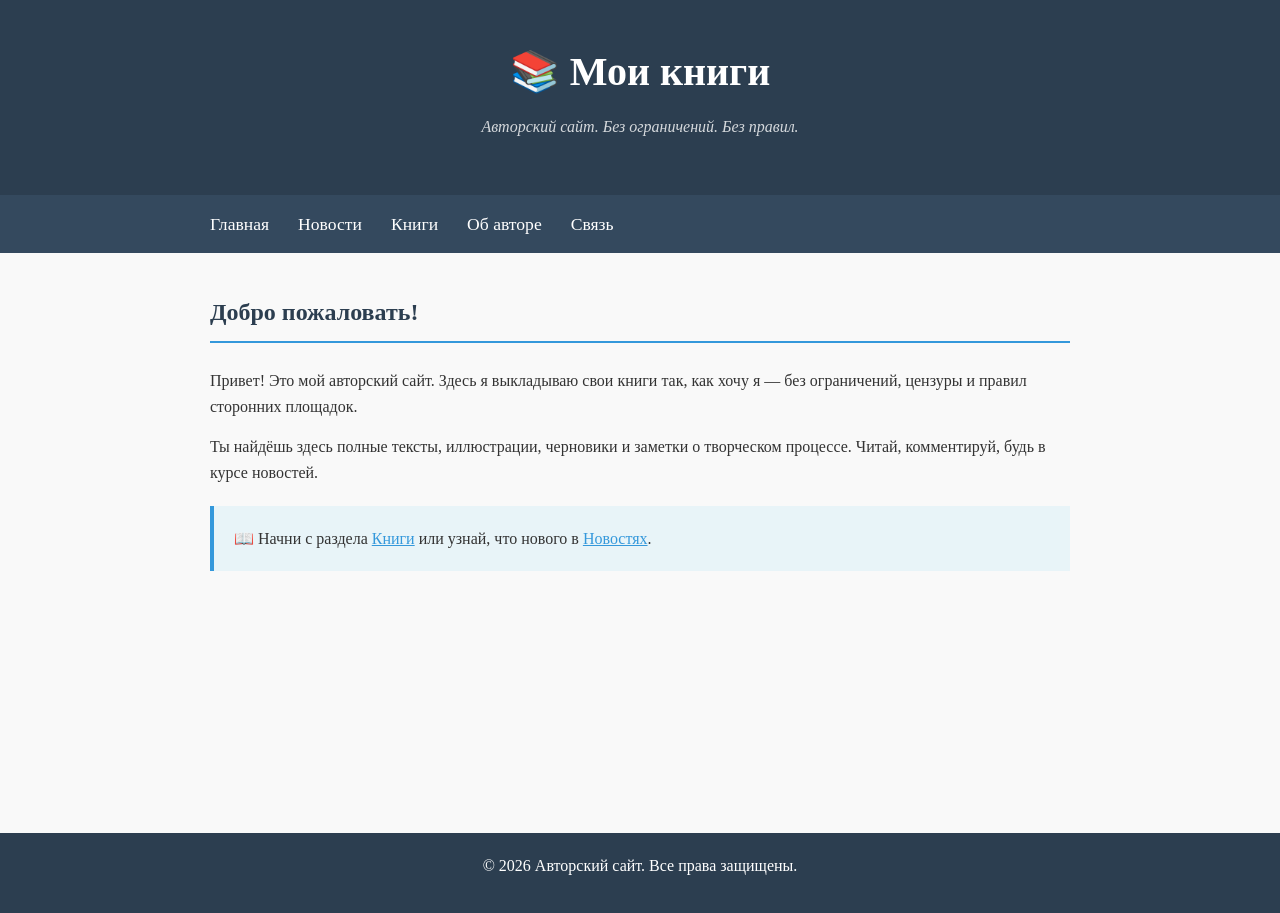
<file: index.html>
<!DOCTYPE html>
<html lang="ru">
<head>
    <meta charset="UTF-8">
    <meta name="viewport" content="width=device-width, initial-scale=1.0">
    <title>Главная | Авторский сайт</title>
    <link rel="stylesheet" href="style.css">
</head>
<body>
    <header>
        <div class="container">
            <h1>📚 Мои книги</h1>
            <p class="subtitle">Авторский сайт. Без ограничений. Без правил.</p>
        </div>
    </header>

    <nav>
        <div class="container">
            <a href="index.html">Главная</a>
            <a href="news.html">Новости</a>
            <a href="books.html">Книги</a>
            <a href="about.html">Об авторе</a>
            <a href="contact.html">Связь</a>
        </div>
    </nav>

    <main>
        <section class="container">
            <h2>Добро пожаловать!</h2>
            <p>
                Привет! Это мой авторский сайт. Здесь я выкладываю свои книги 
                так, как хочу я — без ограничений, цензуры и правил сторонних площадок.
            </p>
            <p>
                Ты найдёшь здесь полные тексты, иллюстрации, черновики и заметки 
                о творческом процессе. Читай, комментируй, будь в курсе новостей.
            </p>
            <p class="welcome-note">
                📖 Начни с раздела <a href="books.html">Книги</a> или узнай, 
                что нового в <a href="news.html">Новостях</a>.
            </p>
        </section>
    </main>

    <footer>
        <div class="container">
            <p>© 2026 Авторский сайт. Все права защищены.</p>
        </div>
    </footer>

    <!-- Netlify Identity Widget -->
    <script src="https://identity.netlify.com/v1/netlify-identity-widget.js"></script>
    <script>
      if (window.netlifyIdentity) {
        window.netlifyIdentity.on("init", function(user) {
          if (!user) {
            window.netlifyIdentity.on("login", function() {
              document.location.href = "/admin/";
            });
          }
        });
      }
    </script>
</body>
</html>
</file>
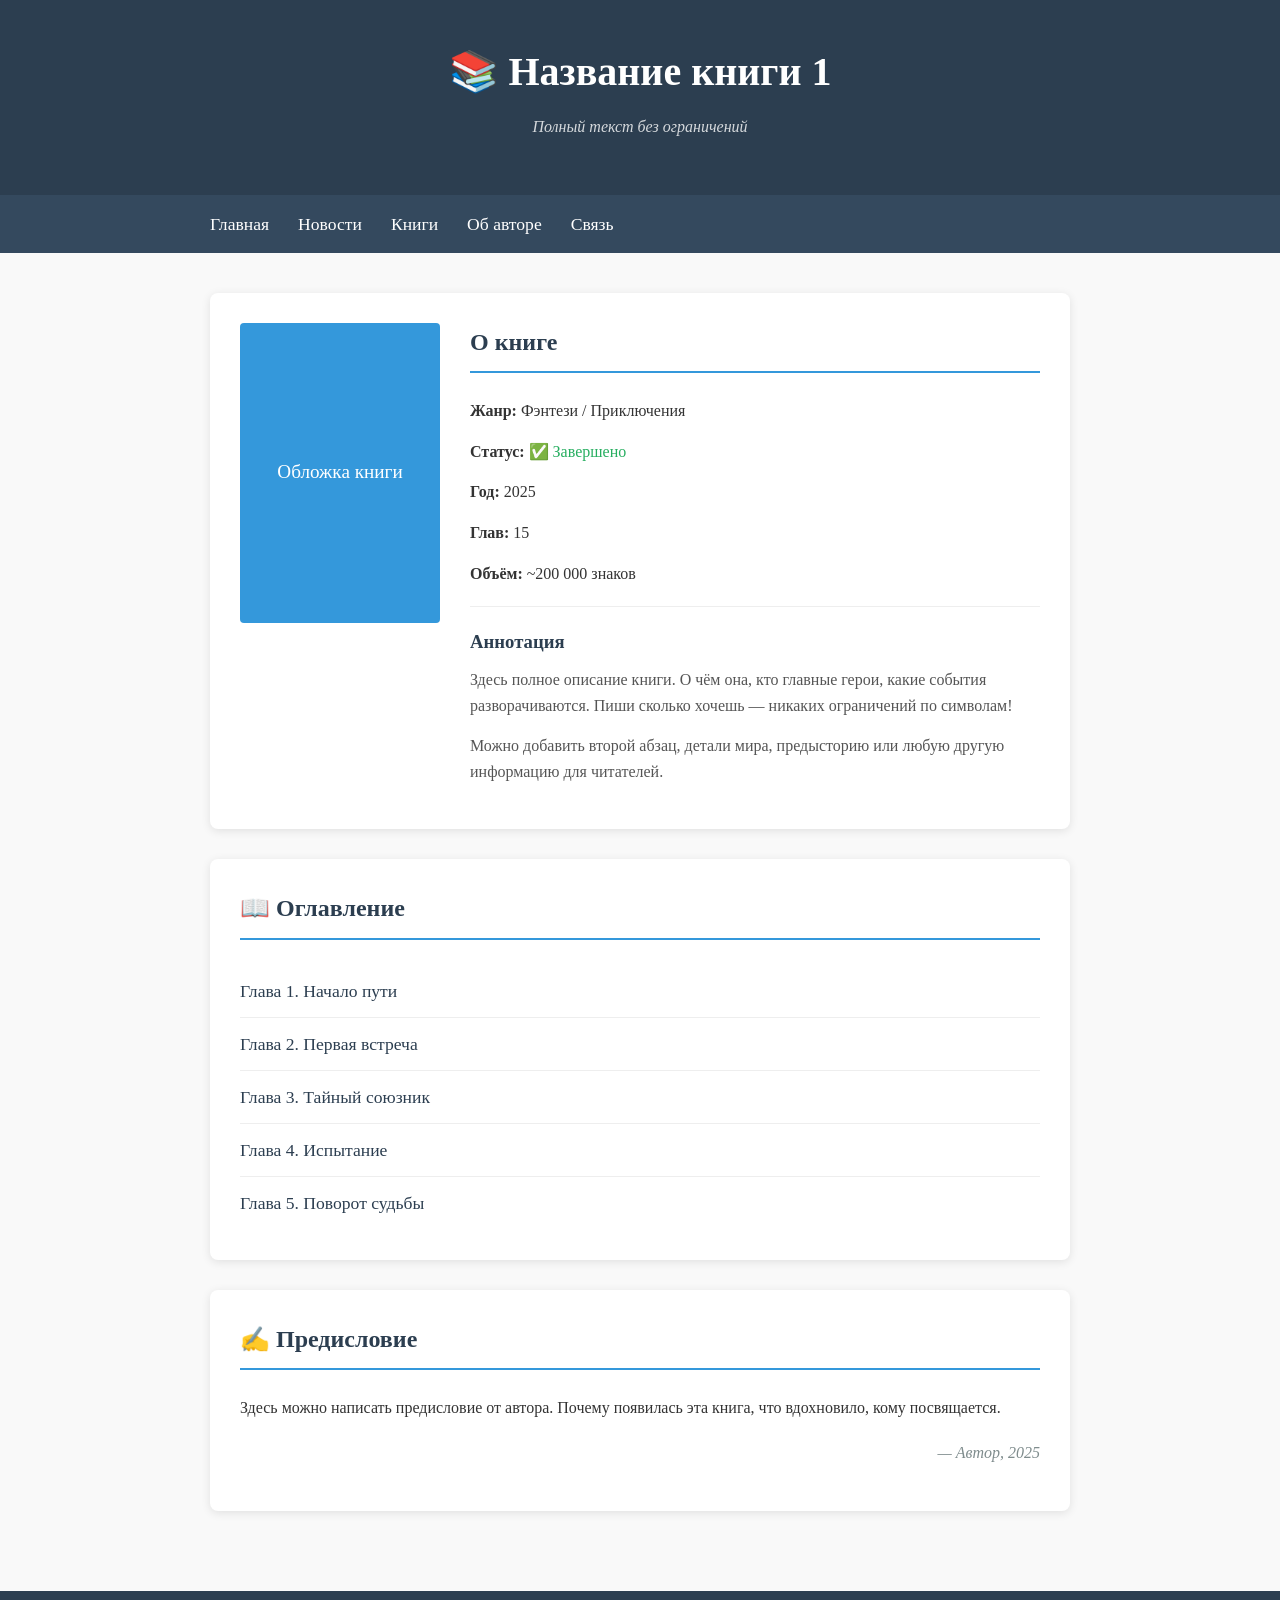
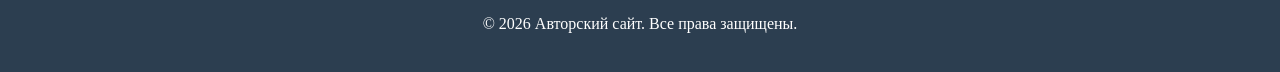
<file: books/book1/index.html>
<!DOCTYPE html>
<html lang="ru">
<head>
    <meta charset="UTF-8">
    <meta name="viewport" content="width=device-width, initial-scale=1.0">
    <title>Название книги 1 | Авторский сайт</title>
    <link rel="stylesheet" href="../../style.css">
</head>
<body>
    <header>
        <div class="container">
            <h1>📚 Название книги 1</h1>
            <p class="subtitle">Полный текст без ограничений</p>
        </div>
    </header>

    <nav>
        <div class="container">
            <a href="../../index.html">Главная</a>
            <a href="../../news.html">Новости</a>
            <a href="../../books.html">Книги</a>
            <a href="../../about.html">Об авторе</a>
            <a href="../../contact.html">Связь</a>
        </div>
    </nav>

    <main>
        <section class="container">
            <!-- Информация о книге -->
            <div class="book-header">
                <div class="book-cover-large">
                    <!-- Замени на реальную обложку: <img src="../../images/books/book1/cover.jpg" alt="Обложка"> -->
                    <div class="placeholder-cover-large">Обложка книги</div>
                </div>
                <div class="book-meta">
                    <h2>О книге</h2>
                    <p><strong>Жанр:</strong> Фэнтези / Приключения</p>
                    <p><strong>Статус:</strong> <span class="status-complete">✅ Завершено</span></p>
                    <p><strong>Год:</strong> 2025</p>
                    <p><strong>Глав:</strong> 15</p>
                    <p><strong>Объём:</strong> ~200 000 знаков</p>
                    
                    <div class="book-description">
                        <h3>Аннотация</h3>
                        <p>
                            Здесь полное описание книги. О чём она, кто главные герои,
                            какие события разворачиваются. Пиши сколько хочешь — 
                            никаких ограничений по символам!
                        </p>
                        <p>
                            Можно добавить второй абзац, детали мира, предысторию
                            или любую другую информацию для читателей.
                        </p>
                    </div>
                </div>
            </div>

            <!-- Оглавление -->
            <div class="toc-section">
                <h2>📖 Оглавление</h2>
                <ul class="chapter-list">
                    <li><a href="chapter1.html">Глава 1. Начало пути</a></li>
                    <li><a href="chapter2.html">Глава 2. Первая встреча</a></li>
                    <li><a href="chapter3.html">Глава 3. Тайный союзник</a></li>
                    <li><a href="chapter4.html">Глава 4. Испытание</a></li>
                    <li><a href="chapter5.html">Глава 5. Поворот судьбы</a></li>
                    <!-- Добавляй главы по мере написания -->
                </ul>
            </div>

            <!-- Предисловие (если есть) -->
            <div class="preface-section">
                <h2>✍️ Предисловие</h2>
                <p>
                    Здесь можно написать предисловие от автора. Почему появилась эта книга,
                    что вдохновило, кому посвящается.
                </p>
                <p class="signature">— Автор, 2025</p>
            </div>
        </section>
    </main>

    <footer>
        <div class="container">
            <p>© 2026 Авторский сайт. Все права защищены.</p>
        </div>
    </footer>
</body>
</html>
</file>
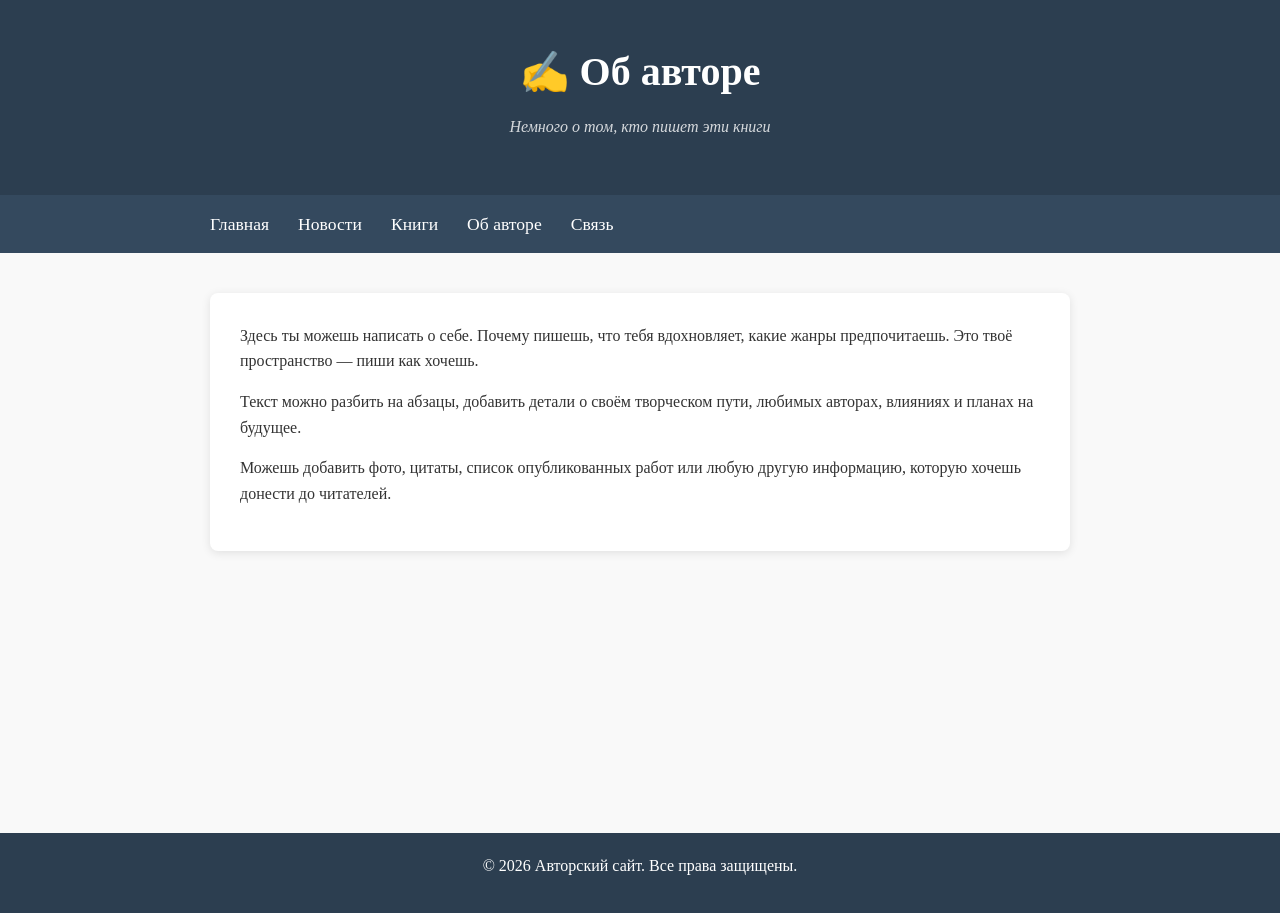
<file: about.html>
<!DOCTYPE html>
<html lang="ru">
<head>
    <meta charset="UTF-8">
    <meta name="viewport" content="width=device-width, initial-scale=1.0">
    <title>Об авторе | Авторский сайт</title>
    <link rel="stylesheet" href="style.css">
</head>
<body>
    <header>
        <div class="container">
            <h1>✍️ Об авторе</h1>
            <p class="subtitle">Немного о том, кто пишет эти книги</p>
        </div>
    </header>

    <nav>
        <div class="container">
            <a href="index.html">Главная</a>
            <a href="news.html">Новости</a>
            <a href="books.html">Книги</a>
            <a href="about.html">Об авторе</a>
            <a href="contact.html">Связь</a>
        </div>
    </nav>

    <main>
        <section class="container">
            <div class="about-content">
                <p>
                    Здесь ты можешь написать о себе. Почему пишешь, что тебя вдохновляет,
                    какие жанры предпочитаешь. Это твоё пространство — пиши как хочешь.
                </p>
                <p>
                    Текст можно разбить на абзацы, добавить детали о своём творческом пути,
                    любимых авторах, влияниях и планах на будущее.
                </p>
                <p>
                    Можешь добавить фото, цитаты, список опубликованных работ или 
                    любую другую информацию, которую хочешь донести до читателей.
                </p>
            </div>
        </section>
    </main>

    <footer>
        <div class="container">
            <p>© 2026 Авторский сайт. Все права защищены.</p>
        </div>
    </footer>
</body>
</html>
</file>
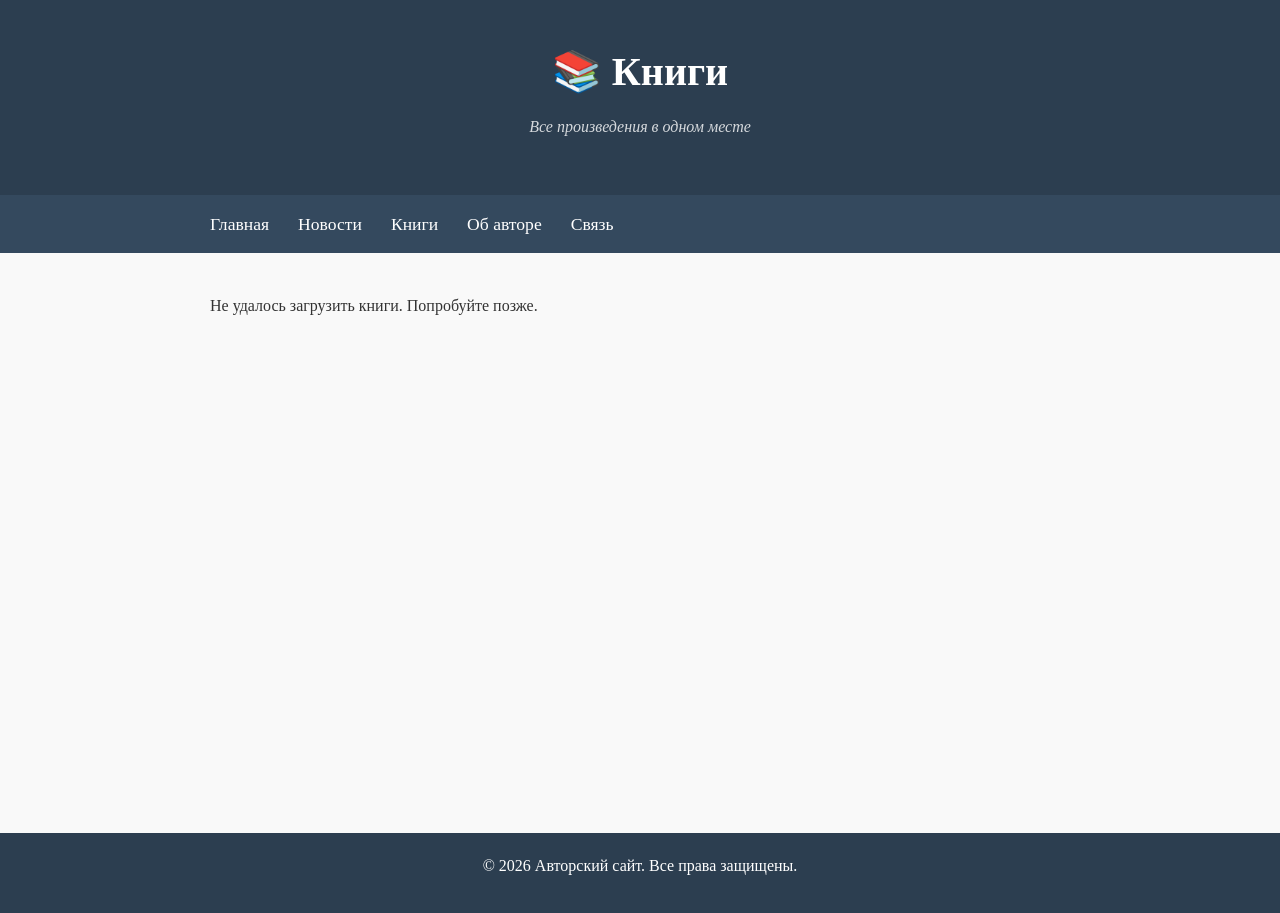
<file: books.html>
<!DOCTYPE html>
<html lang="ru">
<head>
    <meta charset="UTF-8">
    <meta name="viewport" content="width=device-width, initial-scale=1.0">
    <title>Книги | Авторский сайт</title>
    <link rel="stylesheet" href="style.css">
</head>
<body>
    <header>
        <div class="container">
            <h1>📚 Книги</h1>
            <p class="subtitle">Все произведения в одном месте</p>
        </div>
    </header>

    <nav>
        <div class="container">
            <a href="index.html">Главная</a>
            <a href="news.html">Новости</a>
            <a href="books.html">Книги</a>
            <a href="about.html">Об авторе</a>
            <a href="contact.html">Связь</a>
        </div>
    </nav>

    <main>
        <section class="container">
            <div id="books-list" class="book-list">
                <p>Загрузка книг...</p>
            </div>
        </section>
    </main>

    <footer>
        <div class="container">
            <p>© 2026 Авторский сайт. Все права защищены.</p>
        </div>
    </footer>

    <script>
        // Простой парсер Markdown
        function parseMarkdown(text) {
            if (!text) return '';
            return text
                .replace(/^### (.*$)/gim, '<h3>$1</h3>')
                .replace(/^## (.*$)/gim, '<h2>$1</h2>')
                .replace(/\*\*(.*?)\*\*/gim, '<strong>$1</strong>')
                .replace(/\*(.*?)\*/gim, '<em>$1</em>')
                .replace(/\n/gim, '<br>');
        }

        // Загрузка списка книг
        async function loadBooks() {
            const container = document.getElementById('books-list');
            
            try {
                const repo = 'velikiyavtor-cell/author-site';
                const response = await fetch(`https://api.github.com/repos/${repo}/contents/content/books`);
                
                if (response.status === 404) {
                    container.innerHTML = '<p>Книг пока нет. Будь первым читателем!</p>';
                    return;
                }
                
                const folders = await response.json();
                
                if (!Array.isArray(folders) || folders.length === 0) {
                    container.innerHTML = '<p>Книг пока нет. Будь первым читателем!</p>';
                    return;
                }

                container.innerHTML = '';
                
                for (const folder of folders) {
                    if (folder.type !== 'dir') continue;
                    
                    // Ищем index.md внутри папки книги
                    const bookResponse = await fetch(`https://api.github.com/repos/${repo}/contents/content/books/${folder.name}/index.md`);
                    if (bookResponse.status !== 200) continue;
                    
                    const bookData = await bookResponse.json();
                    // GitHub API возвращает контент в base64
                    const contentText = atob(bookData.content);
                    
                    // Парсим frontmatter
                    const frontmatter = {};
                    const lines = contentText.split('\n');
                    let inFrontmatter = false;
                    let bodyStart = 0;
                    
                    for (let i = 0; i < lines.length; i++) {
                        if (lines[i].trim() === '---') {
                            if (!inFrontmatter) {
                                inFrontmatter = true;
                                bodyStart = i + 1;
                            } else {
                                break;
                            }
                        } else if (inFrontmatter) {
                            const match = lines[i].match(/^(.*?):\s*(.*)$/);
                            if (match) {
                                frontmatter[match[1].trim()] = match[2].trim();
                            }
                        }
                    }
                    
                    // Определяем статус для цвета
                    const statusClass = {
                        'Завершено': 'status-complete',
                        'В процессе': 'status-process',
                        'Черновик': 'status-draft'
                    }[frontmatter.status] || 'status-process';
                    
                    // Создаём карточку книги
                    const article = document.createElement('article');
                    article.className = 'book-card';
                    article.innerHTML = `
                        <div class="book-cover">
                            ${frontmatter.cover 
                                ? `<img src="${frontmatter.cover}" alt="Обложка: ${frontmatter.title}">` 
                                : `<div class="placeholder-cover">Обложка</div>`
                            }
                        </div>
                        <div class="book-info">
                            <h3>${frontmatter.title || 'Без названия'}</h3>
                            <p class="book-status ${statusClass}">${frontmatter.status || 'Статус неизвестен'}</p>
                            ${frontmatter.genre ? `<p><strong>Жанр:</strong> ${frontmatter.genre}</p>` : ''}
                            ${frontmatter.year ? `<p><strong>Год:</strong> ${frontmatter.year}</p>` : ''}
                            <p class="book-description">${frontmatter.excerpt || frontmatter.description?.substring(0, 150) + '...' || 'Описание отсутствует'}</p>
                            <a href="books/${folder.name}/index.html" class="btn">Читать</a>
                        </div>
                    `;
                    container.appendChild(article);
                }
            } catch (error) {
                console.error('Ошибка загрузки книг:', error);
                container.innerHTML = '<p>Не удалось загрузить книги. Попробуйте позже.</p>';
            }
        }

        loadBooks();
    </script>
</body>
</html>
</file>
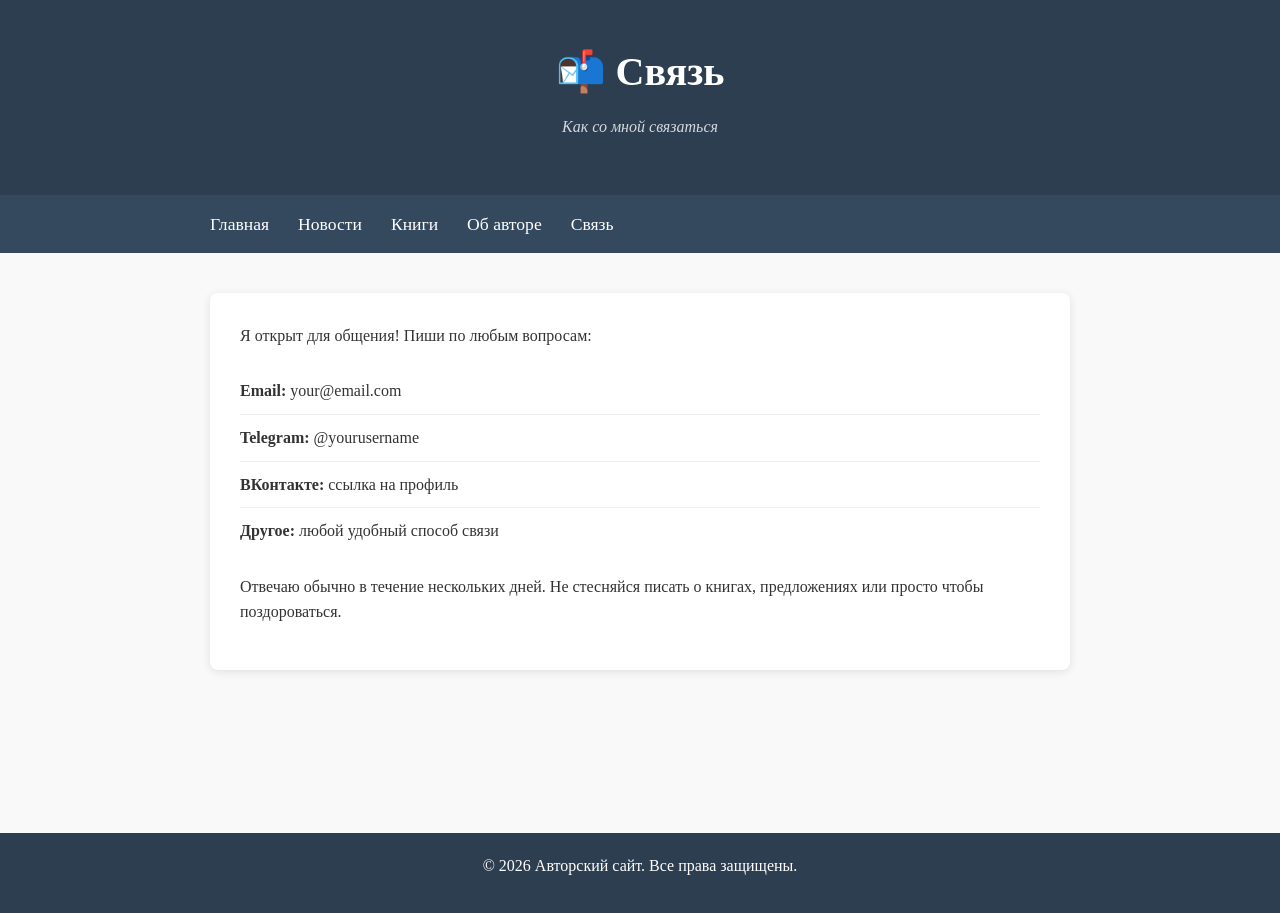
<file: contact.html>
<!DOCTYPE html>
<html lang="ru">
<head>
    <meta charset="UTF-8">
    <meta name="viewport" content="width=device-width, initial-scale=1.0">
    <title>Связь | Авторский сайт</title>
    <link rel="stylesheet" href="style.css">
</head>
<body>
    <header>
        <div class="container">
            <h1>📬 Связь</h1>
            <p class="subtitle">Как со мной связаться</p>
        </div>
    </header>

    <nav>
        <div class="container">
            <a href="index.html">Главная</a>
            <a href="news.html">Новости</a>
            <a href="books.html">Книги</a>
            <a href="about.html">Об авторе</a>
            <a href="contact.html">Связь</a>
        </div>
    </nav>

    <main>
        <section class="container">
            <div class="contact-content">
                <p>
                    Я открыт для общения! Пиши по любым вопросам:
                </p>
                <ul class="contact-list">
                    <li><strong>Email:</strong> your@email.com</li>
                    <li><strong>Telegram:</strong> @yourusername</li>
                    <li><strong>ВКонтакте:</strong> ссылка на профиль</li>
                    <li><strong>Другое:</strong> любой удобный способ связи</li>
                </ul>
                <p>
                    Отвечаю обычно в течение нескольких дней. Не стесняйся писать 
                    о книгах, предложениях или просто чтобы поздороваться.
                </p>
            </div>
        </section>
    </main>

    <footer>
        <div class="container">
            <p>© 2026 Авторский сайт. Все права защищены.</p>
        </div>
    </footer>
</body>
</html>
</file>
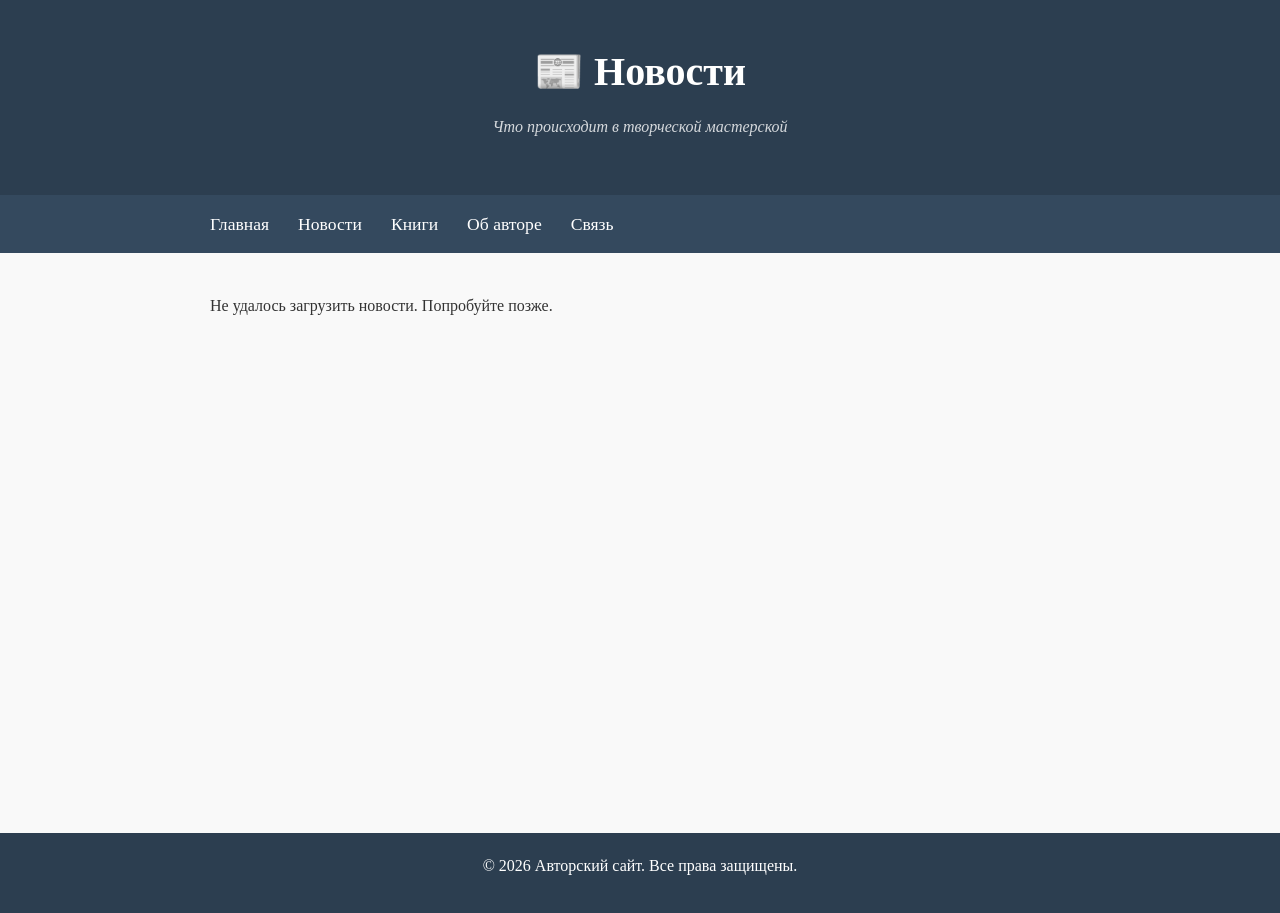
<file: news.html>
<!DOCTYPE html>
<html lang="ru">
<head>
    <meta charset="UTF-8">
    <meta name="viewport" content="width=device-width, initial-scale=1.0">
    <title>Новости | Авторский сайт</title>
    <link rel="stylesheet" href="style.css">
</head>
<body>
    <header>
        <div class="container">
            <h1>📰 Новости</h1>
            <p class="subtitle">Что происходит в творческой мастерской</p>
        </div>
    </header>

    <nav>
        <div class="container">
            <a href="index.html">Главная</a>
            <a href="news.html">Новости</a>
            <a href="books.html">Книги</a>
            <a href="about.html">Об авторе</a>
            <a href="contact.html">Связь</a>
        </div>
    </nav>

    <main>
        <section class="container">
            <div id="news-list" class="news-list">
                <p>Загрузка новостей...</p>
            </div>
        </section>
    </main>

    <footer>
        <div class="container">
            <p>© 2026 Авторский сайт. Все права защищены.</p>
        </div>
    </footer>

    <script>
        // Простой парсер Markdown
        function parseMarkdown(text) {
            if (!text) return '';
            return text
                .replace(/^### (.*$)/gim, '<h3>$1</h3>')
                .replace(/^## (.*$)/gim, '<h2>$1</h2>')
                .replace(/^# (.*$)/gim, '<h1>$1</h1>')
                .replace(/\*\*(.*?)\*\*/gim, '<strong>$1</strong>')
                .replace(/\*(.*?)\*/gim, '<em>$1</em>')
                .replace(/\n/gim, '<br>');
        }

        // Форматирование даты
        function formatDate(dateString) {
            if (!dateString) return '';
            const options = { year: 'numeric', month: 'long', day: 'numeric' };
            return new Date(dateString).toLocaleDateString('ru-RU', options);
        }

        // Загрузка новостей из GitHub API
        async function loadNews() {
            const container = document.getElementById('news-list');
            
            try {
                // ЗАМЕНИ НА СВОЙ РЕПОЗИТОРИЙ!
                const repo = 'velikiyavtor-cell/author-site';
                
                const response = await fetch(`https://api.github.com/repos/${repo}/contents/content/news`);
                
                if (response.status === 404) {
                    container.innerHTML = '<p>Папка с новостями пока пуста. Будь первым!</p>';
                    return;
                }
                
                const files = await response.json();
                
                if (!Array.isArray(files) || files.length === 0) {
                    container.innerHTML = '<p>Новостей пока нет. Будь первым!</p>';
                    return;
                }

                // Сортируем: новые сверху
                files.sort((a, b) => b.name.localeCompare(a.name));

                container.innerHTML = '';
                
                for (const file of files) {
                    if (!file.name.endsWith('.md')) continue;
                    
                    // Получаем содержимое файла
                    const contentResp = await fetch(file.download_url);
                    const contentText = await contentResp.text();
                    
                    // Парсим YAML frontmatter
                    const frontmatter = {};
                    const lines = contentText.split('\n');
                    let inFrontmatter = false;
                    let bodyStart = 0;
                    
                    for (let i = 0; i < lines.length; i++) {
                        if (lines[i].trim() === '---') {
                            if (!inFrontmatter) {
                                inFrontmatter = true;
                                bodyStart = i + 1;
                            } else {
                                break;
                            }
                        } else if (inFrontmatter) {
                            const match = lines[i].match(/^(.*?):\s*(.*)$/);
                            if (match) {
                                frontmatter[match[1].trim()] = match[2].trim();
                            }
                        }
                    }
                    
                    const body = lines.slice(bodyStart + 1).join('\n').trim();
                    
                    // Создаём карточку новости
                    const article = document.createElement('article');
                    article.className = 'news-item';
                    article.innerHTML = `
                        <div class="news-date">${formatDate(frontmatter.date)}</div>
                        <h3>${frontmatter.title || 'Без заголовка'}</h3>
                        <div class="news-body">${parseMarkdown(body)}</div>
                    `;
                    container.appendChild(article);
                }
            } catch (error) {
                console.error('Ошибка загрузки новостей:', error);
                container.innerHTML = '<p>Не удалось загрузить новости. Попробуйте позже.</p>';
            }
        }

        // Загружаем при открытии страницы
        loadNews();
    </script>
</body>
</html>
</file>
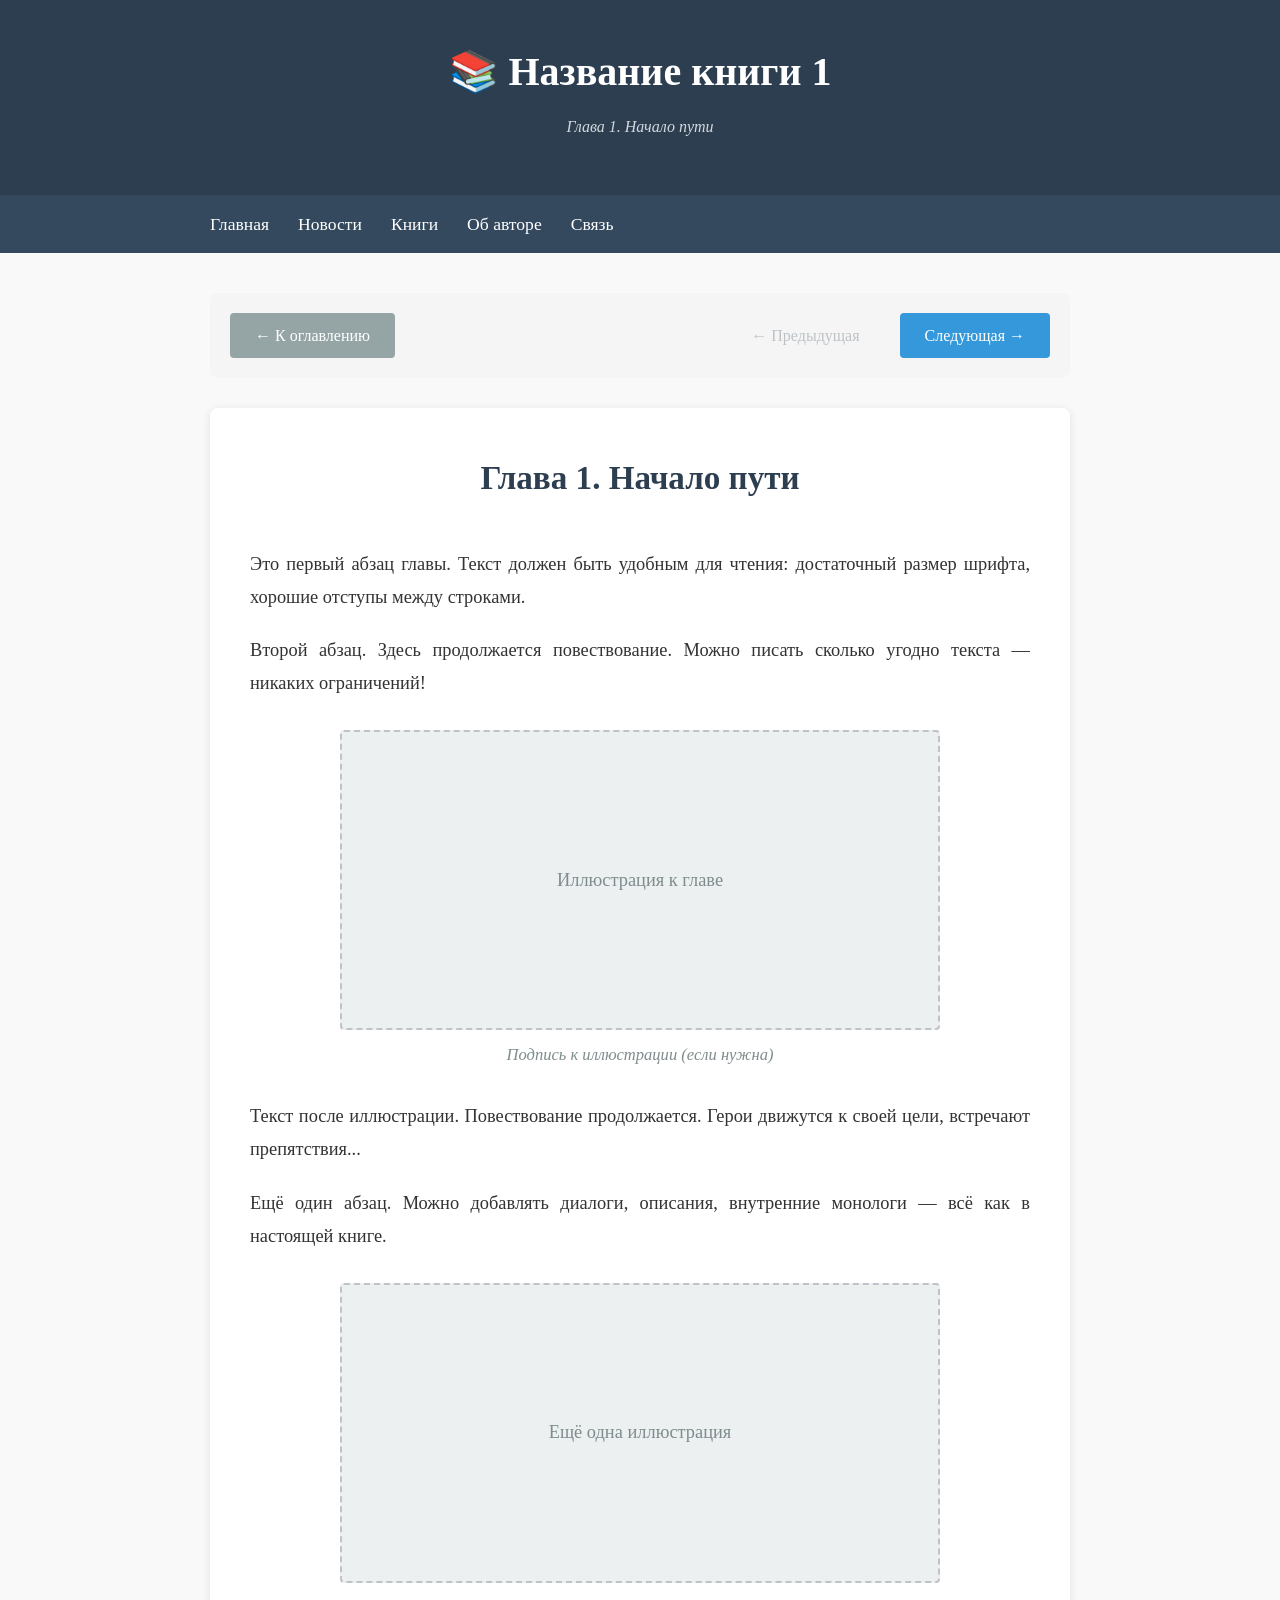
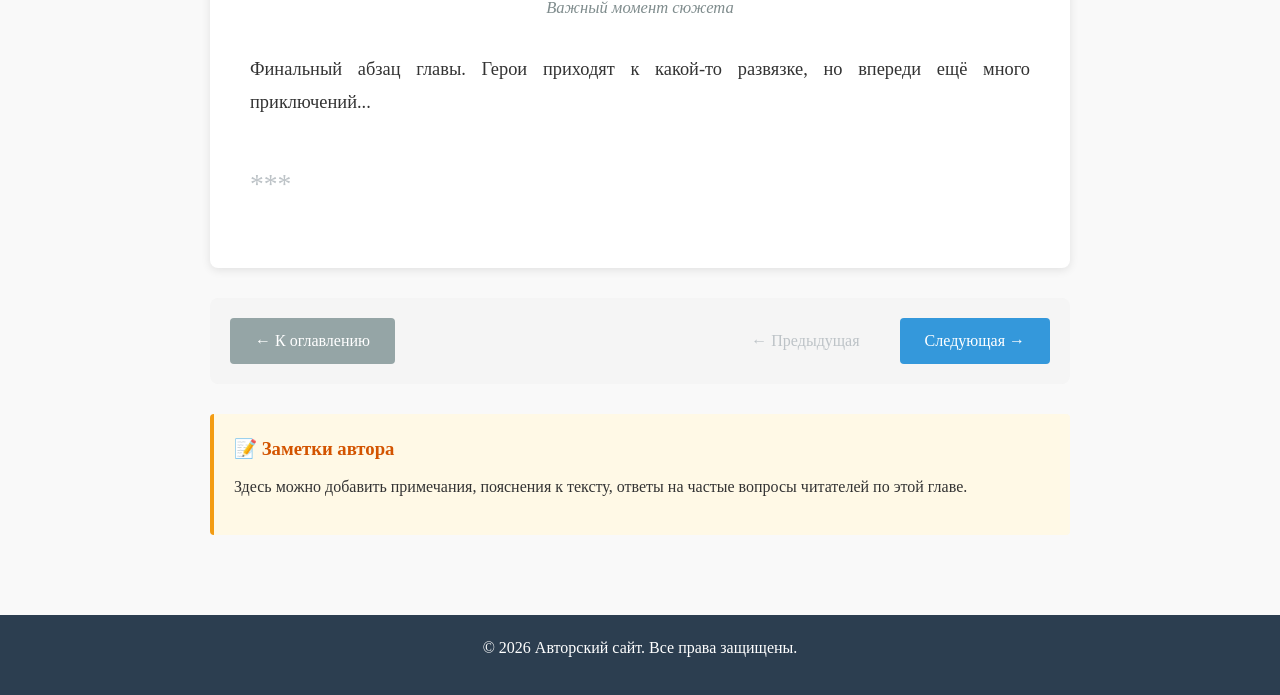
<file: books/book1/chapter1.html>
<!DOCTYPE html>
<html lang="ru">
<head>
    <meta charset="UTF-8">
    <meta name="viewport" content="width=device-width, initial-scale=1.0">
    <title>Глава 1 | Название книги 1 | Авторский сайт</title>
    <link rel="stylesheet" href="../../style.css">
</head>
<body>
    <header>
        <div class="container">
            <h1>📚 Название книги 1</h1>
            <p class="subtitle">Глава 1. Начало пути</p>
        </div>
    </header>

    <nav>
        <div class="container">
            <a href="../../index.html">Главная</a>
            <a href="../../news.html">Новости</a>
            <a href="../../books.html">Книги</a>
            <a href="../../about.html">Об авторе</a>
            <a href="../../contact.html">Связь</a>
        </div>
    </nav>

    <main>
        <section class="container">
            <!-- Навигация между главами -->
            <div class="chapter-nav">
                <a href="index.html" class="btn btn-secondary">← К оглавлению</a>
                <div class="chapter-nav-links">
                    <span class="nav-disabled">← Предыдущая</span>
                    <a href="chapter2.html" class="btn">Следующая →</a>
                </div>
            </div>

            <!-- Текст главы -->
            <article class="chapter-content">
                <h2>Глава 1. Начало пути</h2>
                
                <p>
                    Это первый абзац главы. Текст должен быть удобным для чтения:
                    достаточный размер шрифта, хорошие отступы между строками.
                </p>
                
                <p>
                    Второй абзац. Здесь продолжается повествование. Можно писать
                    сколько угодно текста — никаких ограничений!
                </p>

                <!-- Иллюстрация внутри текста -->
                <figure class="chapter-image">
                    <!-- Замени на реальную картинку: <img src="../../images/books/book1/chapter1/illustration1.jpg" alt="Описание"> -->
                    <div class="placeholder-image">Иллюстрация к главе</div>
                    <figcaption>Подпись к иллюстрации (если нужна)</figcaption>
                </figure>

                <p>
                    Текст после иллюстрации. Повествование продолжается.
                    Герои движутся к своей цели, встречают препятствия...
                </p>

                <p>
                    Ещё один абзац. Можно добавлять диалоги, описания,
                    внутренние монологи — всё как в настоящей книге.
                </p>

                <!-- Ещё одна иллюстрация -->
                <figure class="chapter-image">
                    <div class="placeholder-image">Ещё одна иллюстрация</div>
                    <figcaption>Важный момент сюжета</figcaption>
                </figure>

                <p>
                    Финальный абзац главы. Герои приходят к какой-то развязке,
                    но впереди ещё много приключений...
                </p>

                <p class="chapter-end">***</p>
            </article>

            <!-- Навигация между главами (внизу) -->
            <div class="chapter-nav">
                <a href="index.html" class="btn btn-secondary">← К оглавлению</a>
                <div class="chapter-nav-links">
                    <span class="nav-disabled">← Предыдущая</span>
                    <a href="chapter2.html" class="btn">Следующая →</a>
                </div>
            </div>

            <!-- Комментарии (опционально) -->
            <div class="chapter-notes">
                <h3>📝 Заметки автора</h3>
                <p>
                    Здесь можно добавить примечания, пояснения к тексту,
                    ответы на частые вопросы читателей по этой главе.
                </p>
            </div>
        </section>
    </main>

    <footer>
        <div class="container">
            <p>© 2026 Авторский сайт. Все права защищены.</p>
        </div>
    </footer>
</body>
</html>
</file>
<file: style.css>
/* === Базовые настройки === */
* {
    margin: 0;
    padding: 0;
    box-sizing: border-box;
}

body {
    font-family: 'Georgia', 'Times New Roman', serif;
    line-height: 1.6;
    color: #333;
    background-color: #f9f9f9;
}

.container {
    max-width: 900px;
    margin: 0 auto;
    padding: 0 20px;
}

/* === Шапка === */
header {
    background: #2c3e50;
    color: white;
    padding: 40px 0;
    text-align: center;
}

header h1 {
    font-size: 2.5em;
    margin-bottom: 10px;
}

.subtitle {
    font-style: italic;
    opacity: 0.8;
}

/* === Навигация === */
nav {
    background: #34495e;
    padding: 15px 0;
    position: sticky;
    top: 0;
    z-index: 100;
}

nav a {
    color: white;
    text-decoration: none;
    margin-right: 25px;
    font-size: 1.1em;
}

nav a:hover {
    text-decoration: underline;
}

/* === Основной контент === */
main {
    padding: 40px 0;
    min-height: 60vh;
}

section {
    margin-bottom: 30px;
}

h2 {
    color: #2c3e50;
    border-bottom: 2px solid #3498db;
    padding-bottom: 10px;
    margin-bottom: 25px;
}

h3 {
    color: #2c3e50;
    margin-bottom: 10px;
}

p {
    margin-bottom: 15px;
}

a {
    color: #3498db;
}

a:hover {
    color: #2980b9;
}

/* === Приветственный текст === */
.welcome-note {
    background: #e8f4f8;
    padding: 20px;
    border-left: 4px solid #3498db;
    margin-top: 20px;
}

/* === Новости === */
.news-list {
    display: flex;
    flex-direction: column;
    gap: 25px;
}

.news-item {
    background: white;
    border-radius: 8px;
    box-shadow: 0 2px 10px rgba(0,0,0,0.1);
    padding: 25px;
}

.news-date {
    color: #7f8c8d;
    font-size: 0.9em;
    margin-bottom: 10px;
}

.news-item h3 {
    color: #2c3e50;
    margin-bottom: 15px;
}

/* === Карточки книг === */
.book-list {
    display: flex;
    flex-direction: column;
    gap: 30px;
}

.book-card {
    background: white;
    border-radius: 8px;
    box-shadow: 0 2px 10px rgba(0,0,0,0.1);
    display: flex;
    gap: 25px;
    padding: 25px;
}

.book-cover {
    flex-shrink: 0;
    width: 150px;
    height: 220px;
}

.placeholder-cover {
    width: 100%;
    height: 100%;
    background: #3498db;
    color: white;
    display: flex;
    align-items: center;
    justify-content: center;
    font-size: 1.2em;
    border-radius: 4px;
}

.book-info h3 {
    color: #2c3e50;
    margin-bottom: 10px;
}

.book-status {
    font-weight: bold;
    margin-bottom: 10px;
}

.status-complete {
    color: #27ae60;
}

.status-process {
    color: #f39c12;
}

.book-description {
    margin-bottom: 15px;
    color: #555;
}

.btn {
    display: inline-block;
    background: #3498db;
    color: white;
    padding: 10px 25px;
    text-decoration: none;
    border-radius: 4px;
    transition: background 0.3s;
}

.btn:hover {
    background: #2980b9;
}

/* === Об авторе === */
.about-content {
    background: white;
    border-radius: 8px;
    box-shadow: 0 2px 10px rgba(0,0,0,0.1);
    padding: 30px;
}

/* === Контакты === */
.contact-content {
    background: white;
    border-radius: 8px;
    box-shadow: 0 2px 10px rgba(0,0,0,0.1);
    padding: 30px;
}

.contact-list {
    list-style: none;
    margin: 20px 0;
}

.contact-list li {
    padding: 10px 0;
    border-bottom: 1px solid #eee;
}

.contact-list li:last-child {
    border-bottom: none;
}

/* === Подвал === */
footer {
    background: #2c3e50;
    color: white;
    text-align: center;
    padding: 20px 0;
    margin-top: 40px;
}

/* === Адаптив для мобильных === */
@media (max-width: 600px) {
    .book-card {
        flex-direction: column;
    }
    
    .book-cover {
        width: 100%;
        height: 200px;
    }
    
    nav a {
        display: block;
        margin-bottom: 10px;
    }
    
    header h1 {
        font-size: 1.8em;
    }
}/* === Страница книги === */
.book-header {
    display: flex;
    gap: 30px;
    background: white;
    border-radius: 8px;
    box-shadow: 0 2px 10px rgba(0,0,0,0.1);
    padding: 30px;
    margin-bottom: 30px;
}

.book-cover-large {
    flex-shrink: 0;
    width: 200px;
    height: 300px;
}

.placeholder-cover-large {
    width: 100%;
    height: 100%;
    background: #3498db;
    color: white;
    display: flex;
    align-items: center;
    justify-content: center;
    font-size: 1.2em;
    border-radius: 4px;
}

.book-meta {
    flex: 1;
}

.book-meta h2 {
    margin-top: 0;
}

.book-description {
    margin-top: 20px;
    padding-top: 20px;
    border-top: 1px solid #eee;
}

.signature {
    font-style: italic;
    text-align: right;
    margin-top: 20px;
    color: #7f8c8d;
}

/* === Оглавление === */
.toc-section {
    background: white;
    border-radius: 8px;
    box-shadow: 0 2px 10px rgba(0,0,0,0.1);
    padding: 30px;
    margin-bottom: 30px;
}

.chapter-list {
    list-style: none;
}

.chapter-list li {
    padding: 12px 0;
    border-bottom: 1px solid #eee;
}

.chapter-list li:last-child {
    border-bottom: none;
}

.chapter-list a {
    color: #2c3e50;
    text-decoration: none;
    font-size: 1.1em;
}

.chapter-list a:hover {
    color: #3498db;
    text-decoration: underline;
}

/* === Предисловие === */
.preface-section {
    background: white;
    border-radius: 8px;
    box-shadow: 0 2px 10px rgba(0,0,0,0.1);
    padding: 30px;
}

/* === Страница главы === */
.chapter-nav {
    display: flex;
    justify-content: space-between;
    align-items: center;
    margin-bottom: 30px;
    padding: 20px;
    background: #f5f5f5;
    border-radius: 8px;
}

.chapter-nav-links {
    display: flex;
    gap: 15px;
}

.nav-disabled {
    color: #bdc3c7;
    padding: 10px 25px;
}

.btn-secondary {
    background: #95a5a6;
}

.btn-secondary:hover {
    background: #7f8c8d;
}

/* === Текст главы === */
.chapter-content {
    background: white;
    border-radius: 8px;
    box-shadow: 0 2px 10px rgba(0,0,0,0.1);
    padding: 40px;
    margin-bottom: 30px;
    font-size: 1.15em;
    line-height: 1.8;
}

.chapter-content h2 {
    text-align: center;
    border: none;
    margin-bottom: 30px;
    font-size: 1.8em;
}

.chapter-content p {
    margin-bottom: 20px;
    text-align: justify;
}

.chapter-end {
    text-align: center;
    font-size: 1.5em;
    color: #bdc3c7;
    margin-top: 40px;
}

/* === Иллюстрации в главе === */
.chapter-image {
    margin: 30px 0;
    text-align: center;
}

.chapter-image img {
    max-width: 100%;
    height: auto;
    border-radius: 4px;
    box-shadow: 0 2px 10px rgba(0,0,0,0.15);
}

.placeholder-image {
    max-width: 600px;
    height: 300px;
    background: #ecf0f1;
    color: #7f8c8d;
    display: flex;
    align-items: center;
    justify-content: center;
    margin: 0 auto;
    border-radius: 4px;
    border: 2px dashed #bdc3c7;
}

.chapter-image figcaption {
    margin-top: 10px;
    font-style: italic;
    color: #7f8c8d;
    font-size: 0.9em;
}

/* === Заметки автора === */
.chapter-notes {
    background: #fff9e6;
    border-left: 4px solid #f39c12;
    padding: 20px;
    border-radius: 4px;
    margin-top: 30px;
}

.chapter-notes h3 {
    margin-bottom: 10px;
    color: #d35400;
}

/* === Адаптив для книг === */
@media (max-width: 768px) {
    .book-header {
        flex-direction: column;
    }
    
    .book-cover-large {
        width: 100%;
        height: 250px;
    }
    
    .chapter-nav {
        flex-direction: column;
        gap: 15px;
    }
    
    .chapter-nav-links {
        width: 100%;
        justify-content: space-between;
    }
    
    .chapter-content {
        padding: 20px;
        font-size: 1em;
    }
}
/* Статусы книг */
.status-complete {
    color: #27ae60;
}

.status-process {
    color: #f39c12;
}

.status-draft {
    color: #95a5a6;
}

/* Обложка книги */
.book-cover img {
    width: 100%;
    height: 100%;
    object-fit: cover;
    border-radius: 4px;
}
</file>
